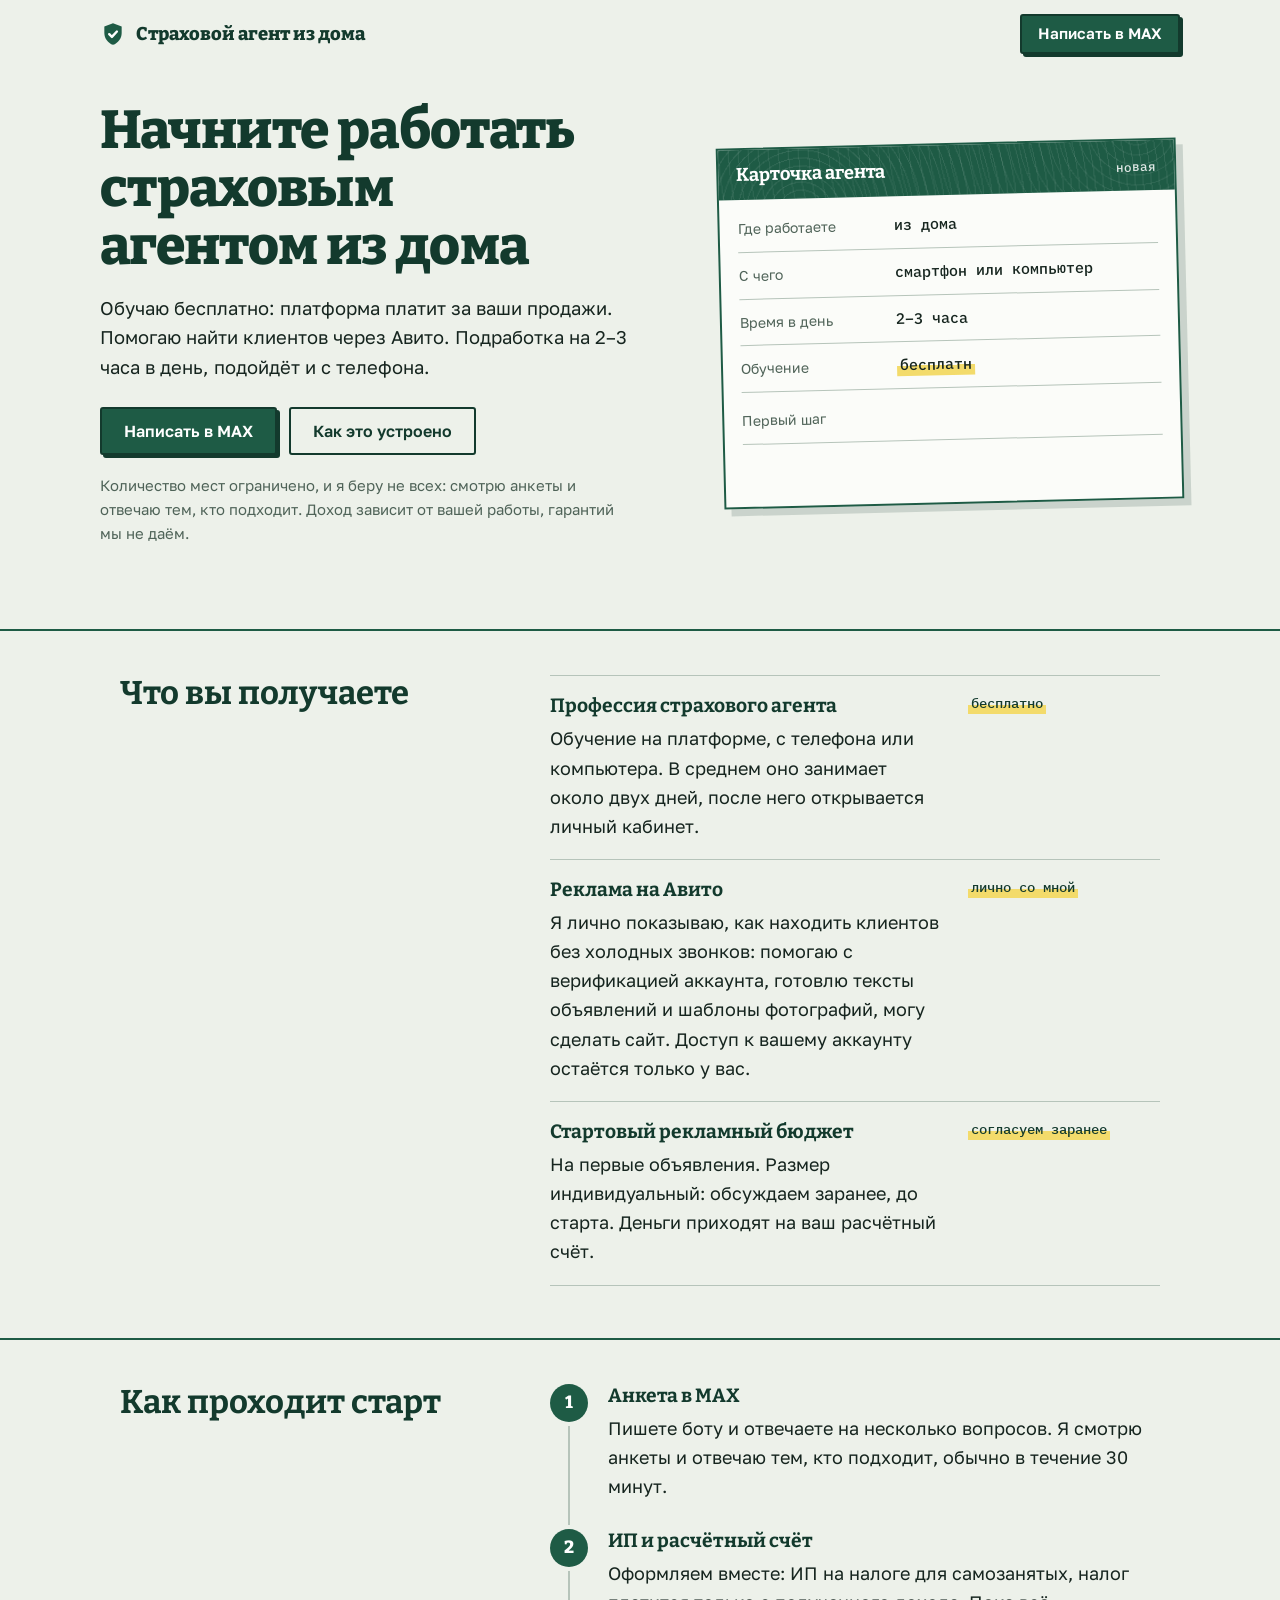
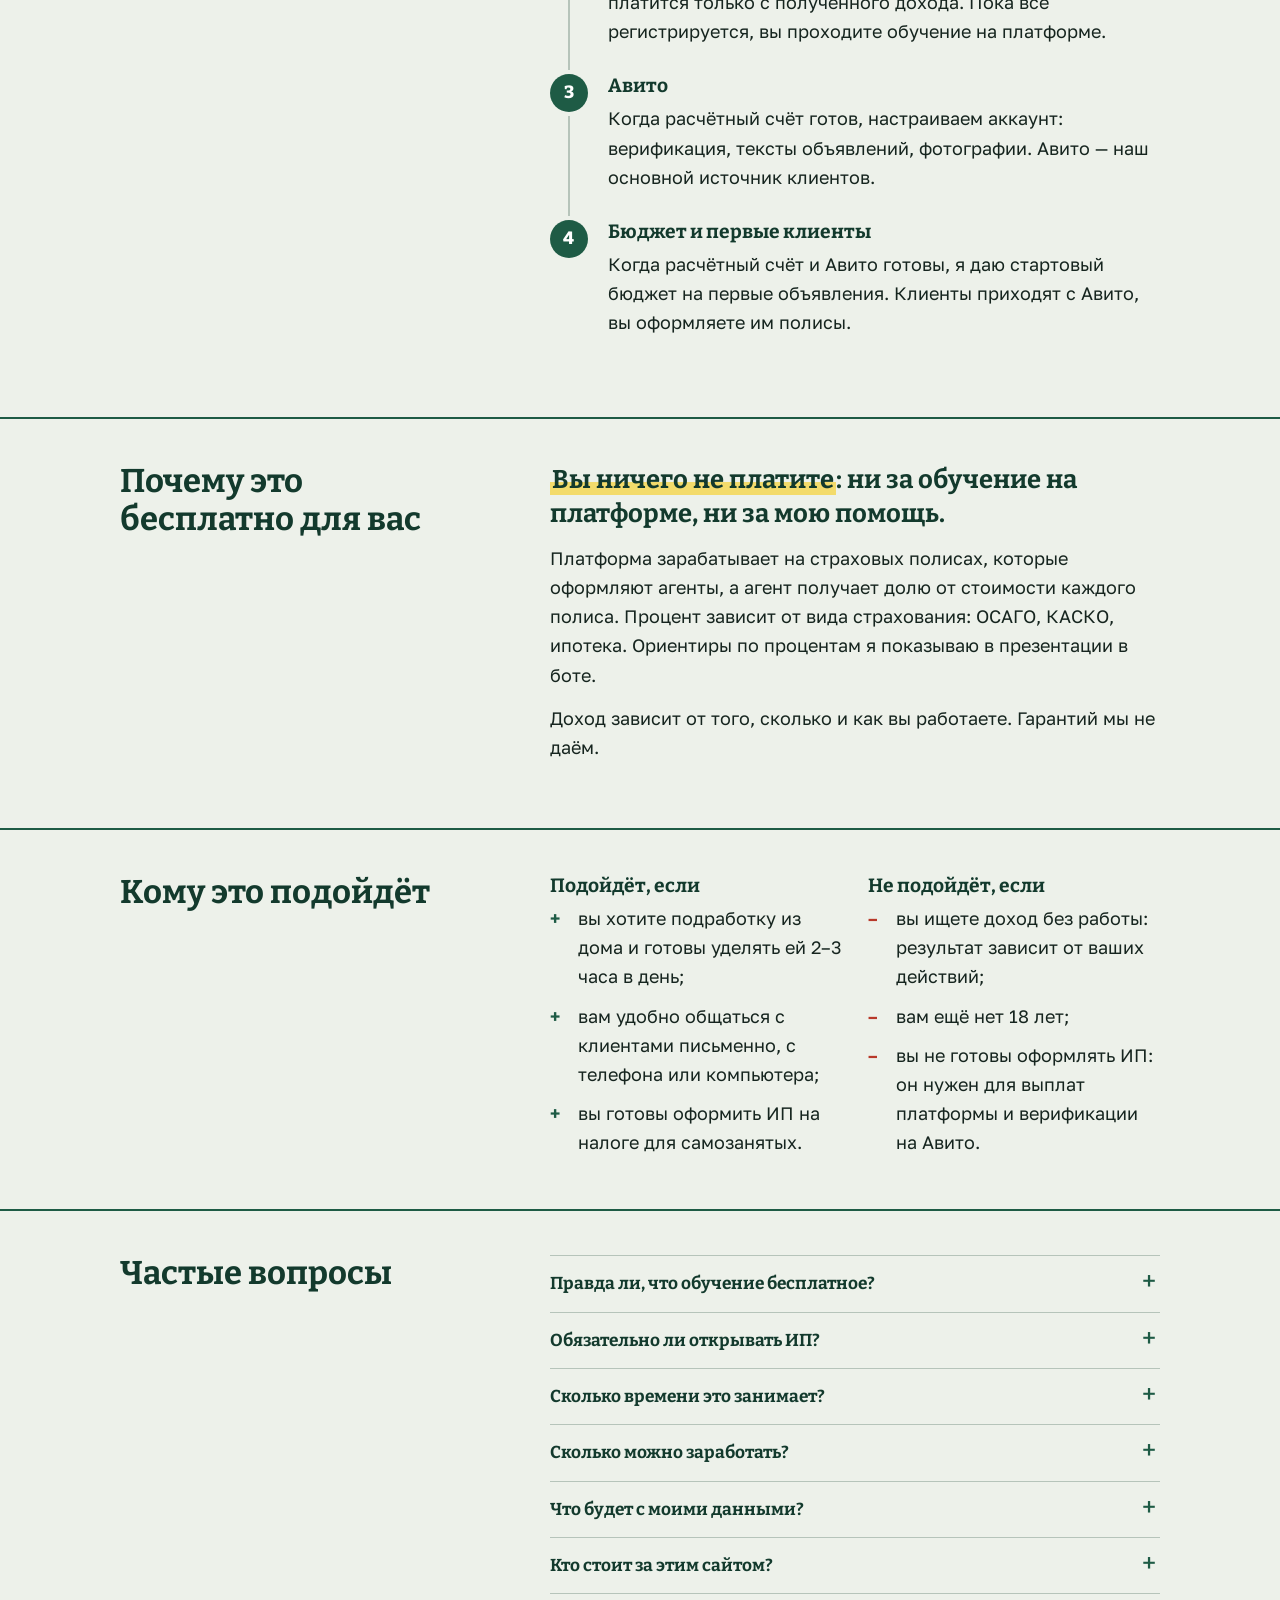
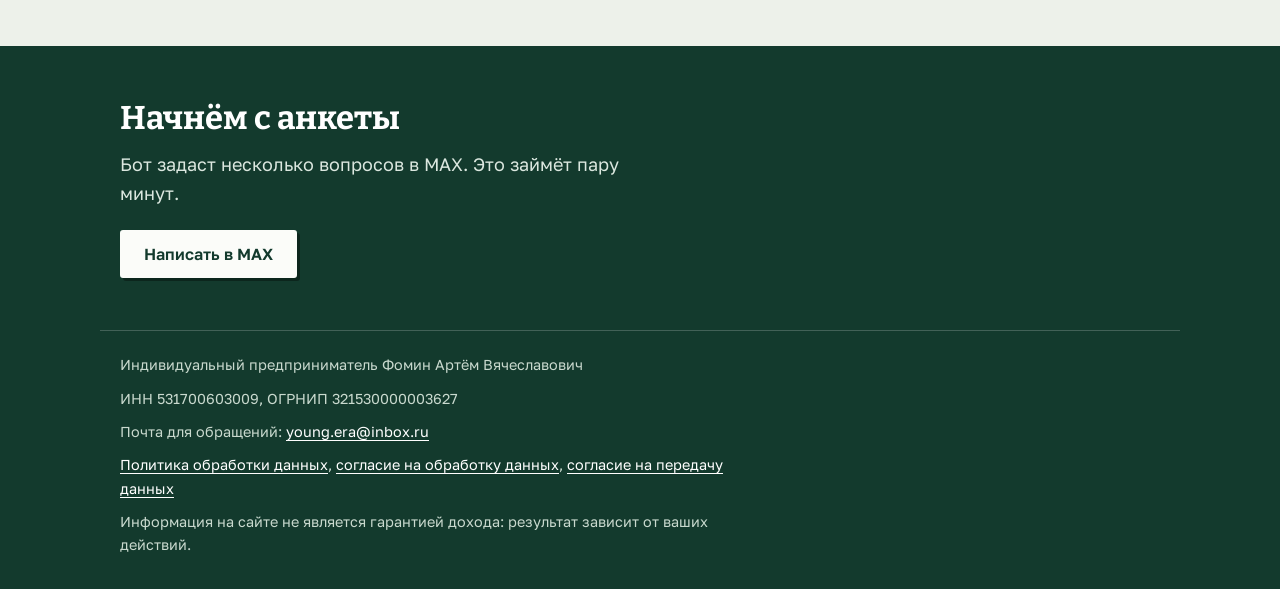
<file: index.html>
<!doctype html>
<html lang="ru">
<head>
<meta charset="utf-8">
<meta name="viewport" content="width=device-width, initial-scale=1, viewport-fit=cover">
<title>Страховой агент из дома: бесплатное обучение и помощь с клиентами</title>
<meta name="description" content="Обучаю профессии страхового агента бесплатно и помогаю находить клиентов через Авито. Подработка на 2–3 часа в день, подойдёт и с телефона. Количество мест ограничено.">
<meta name="theme-color" content="#1e5b45">
<link rel="canonical" href="https://bizzsup.ru/">
<link rel="icon" href="data:image/svg+xml,%3Csvg xmlns='http://www.w3.org/2000/svg' viewBox='0 0 24 24'%3E%3Cpath d='M12 2 4 5v6c0 5 3.4 9.4 8 11 4.6-1.6 8-6 8-11V5l-8-3z' fill='%231e5b45'/%3E%3C/svg%3E">
<meta property="og:type" content="website">
<meta property="og:title" content="Страховой агент из дома: бесплатное обучение и помощь с клиентами">
<meta property="og:description" content="Обучаю профессии страхового агента бесплатно и помогаю находить клиентов через Авито. Подработка на 2–3 часа в день, подойдёт и с телефона. Количество мест ограничено.">
<meta property="og:url" content="https://bizzsup.ru/">
<link rel="stylesheet" href="style.css">
</head>
<body>
<a class="skip" href="#main">К содержимому</a>
<header class="wrap top">
  <a class="brand" href="./"><svg viewBox="0 0 24 24" aria-hidden="true"><path d="M12 2 4 5v6c0 5 3.4 9.4 8 11 4.6-1.6 8-6 8-11V5l-8-3z" fill="#1e5b45"/><path d="m8.5 12.2 2.5 2.5 4.6-5" fill="none" stroke="#fff" stroke-width="2.2" stroke-linecap="round" stroke-linejoin="round"/></svg><span>Страховой агент из дома</span></a>
  <a class="btn small" href="https://max.ru/id531700603009_bot">Написать в MAX</a>
</header>

<main id="main">
<section class="wrap hero">
  <div>
    <h1>Начните работать страховым агентом из дома</h1>
    <p class="lead">Обучаю бесплатно: платформа платит за ваши продажи. Помогаю найти клиентов через Авито. Подработка на 2–3 часа в день, подойдёт и с телефона.</p>
    <div class="cta-row">
      <a class="btn" data-cta-first href="https://max.ru/id531700603009_bot">Написать в MAX</a>
      <a class="btn ghost" href="#kak">Как это устроено</a>
    </div>
    <p class="fine">Количество мест ограничено, и я беру не всех: смотрю анкеты и отвечаю тем, кто подходит. Доход зависит от вашей работы, гарантий мы не даём.</p>
  </div>

  <div class="form" data-form>
    <div class="form-head"><b>Карточка агента</b><span>новая</span></div>
    <dl class="fields">
      <div class="field"><dt>Где работаете</dt><dd data-text="из дома">из дома</dd></div>
      <div class="field"><dt>С чего</dt><dd data-text="смартфон или компьютер">смартфон или компьютер</dd></div>
      <div class="field"><dt>Время в день</dt><dd data-text="2–3 часа">2–3 часа</dd></div>
      <div class="field free"><dt>Обучение</dt><dd data-text="бесплатно">бесплатно</dd></div>
      <div class="field"><dt>Первый шаг</dt><dd data-text="анкета в MAX">анкета в MAX</dd></div>
    </dl>
    <svg class="seal" viewBox="0 0 120 120" aria-hidden="true">
      <defs><path id="ring" d="M60,60 m-44,0 a44,44 0 1,1 88,0 a44,44 0 1,1 -88,0"/></defs>
      <circle cx="60" cy="60" r="57" fill="none" stroke="currentColor" stroke-width="3"/>
      <circle cx="60" cy="60" r="31" fill="none" stroke="currentColor" stroke-width="1.5"/>
      <text font-family="Golos Text,sans-serif" font-size="9.5" font-weight="600" fill="currentColor"><textPath href="#ring" textLength="270" lengthAdjust="spacing">обучение на платформе · обучение на платформе ·</textPath></text>
      <text x="60" y="65" text-anchor="middle" font-family="Bitter,serif" font-weight="800" font-size="13.5" fill="currentColor">бесплатно</text>
    </svg>
  </div>
</section>

<section class="clause" id="poluchite">
  <div class="wrap">
    <h2>Что вы получаете</h2>
    <ul class="rows">
      <li>
        <div><h3>Профессия страхового агента</h3>
        <p>Обучение на платформе, с телефона или компьютера. В среднем оно занимает около двух дней, после него открывается личный кабинет.</p></div>
        <span class="tag">бесплатно</span>
      </li>
      <li>
        <div><h3>Реклама на Авито</h3>
        <p>Я лично показываю, как находить клиентов без холодных звонков: помогаю с верификацией аккаунта, готовлю тексты объявлений и шаблоны фотографий, могу сделать сайт. Доступ к вашему аккаунту остаётся только у вас.</p></div>
        <span class="tag">лично со мной</span>
      </li>
      <li>
        <div><h3>Стартовый рекламный бюджет</h3>
        <p>На первые объявления. Размер индивидуальный: обсуждаем заранее, до старта. Деньги приходят на ваш расчётный счёт.</p></div>
        <span class="tag">согласуем заранее</span>
      </li>
    </ul>
  </div>
</section>

<section class="clause" id="kak">
  <div class="wrap">
    <h2>Как проходит старт</h2>
    <ol class="steps">
      <li><h3>Анкета в MAX</h3>
        <p>Пишете боту и отвечаете на несколько вопросов. Я смотрю анкеты и отвечаю тем, кто подходит, обычно в течение 30 минут.</p></li>
      <li><h3>ИП и расчётный счёт</h3>
        <p>Оформляем вместе: ИП на налоге для самозанятых, налог платится только с полученного дохода. Пока всё регистрируется, вы проходите обучение на платформе.</p></li>
      <li><h3>Авито</h3>
        <p>Когда расчётный счёт готов, настраиваем аккаунт: верификация, тексты объявлений, фотографии. Авито — наш основной источник клиентов.</p></li>
      <li><h3>Бюджет и первые клиенты</h3>
        <p>Когда расчётный счёт и Авито готовы, я даю стартовый бюджет на первые объявления. Клиенты приходят с Авито, вы оформляете им полисы.</p></li>
    </ol>
  </div>
</section>

<section class="clause" id="besplatno">
  <div class="wrap">
    <h2>Почему это бесплатно для вас</h2>
    <div>
      <p class="say"><mark>Вы ничего не платите</mark>: ни за обучение на платформе, ни за мою помощь.</p>
      <p>Платформа зарабатывает на страховых полисах, которые оформляют агенты, а агент получает долю от стоимости каждого полиса. Процент зависит от вида страхования: ОСАГО, КАСКО, ипотека. Ориентиры по процентам я показываю в презентации в боте.</p>
      <p>Доход зависит от того, сколько и как вы работаете. Гарантий мы не даём.</p>
    </div>
  </div>
</section>

<section class="clause" id="komu">
  <div class="wrap">
    <h2>Кому это подойдёт</h2>
    <div class="two">
      <div class="yes"><h3>Подойдёт, если</h3>
        <ul>
          <li>вы хотите подработку из дома и готовы уделять ей 2–3 часа в день;</li>
          <li>вам удобно общаться с клиентами письменно, с телефона или компьютера;</li>
          <li>вы готовы оформить ИП на налоге для самозанятых.</li>
        </ul></div>
      <div class="no"><h3>Не подойдёт, если</h3>
        <ul>
          <li>вы ищете доход без работы: результат зависит от ваших действий;</li>
          <li>вам ещё нет 18 лет;</li>
          <li>вы не готовы оформлять ИП: он нужен для выплат платформы и верификации на Авито.</li>
        </ul></div>
    </div>
  </div>
</section>

<section class="clause" id="voprosy">
  <div class="wrap">
    <h2>Частые вопросы</h2>
    <div>
      <details><summary>Правда ли, что обучение бесплатное?</summary><div>
        <p>Да. Вы ничего не платите ни за обучение на платформе, ни за мою помощь. Платформа получает деньги с оформленных полисов, а агент получает долю от стоимости каждого.</p></div></details>
      <details><summary>Обязательно ли открывать ИП?</summary><div>
        <p>Да. Для выплат платформы и верификации на Авито нужен статус ИП на налоге для самозанятых. Налог платится только с полученного дохода: нет дохода, нет налога. Отчётность сдавать не нужно, открывается онлайн.</p></div></details>
      <details><summary>Сколько времени это занимает?</summary><div>
        <p>В среднем 2–3 часа в день. Обучение на платформе занимает около двух дней, пока оформляются ИП и расчётный счёт.</p></div></details>
      <details><summary>Сколько можно заработать?</summary><div>
        <p>Платформа платит долю от стоимости каждого оформленного полиса, процент зависит от вида страхования. Гарантий дохода мы не даём: результат зависит от вашей работы.</p></div></details>
      <details><summary>Что будет с моими данными?</summary><div>
        <p>В боте мы спрашиваем имя, город, телефон, e-mail и ответы анкеты. Паспорт, СНИЛС и адрес на этом этапе не нужны. Данные хранятся на серверах в России, удалить их можно в любой момент командой /удалить.</p>
        <p>Подробнее: <a href="politika/">политика обработки данных</a> и <a href="soglasie/">согласие</a>.</p></div></details>
      <details><summary>Кто стоит за этим сайтом?</summary><div>
        <p>Индивидуальный предприниматель Фомин Артём Вячеславович. Реквизиты и контакты внизу страницы.</p></div></details>
    </div>
  </div>
</section>

<section class="final">
  <div class="wrap">
    <h2>Начнём с анкеты</h2>
    <p>Бот задаст несколько вопросов в MAX. Это займёт пару минут.</p>
    <a class="btn" href="https://max.ru/id531700603009_bot">Написать в MAX</a>
  </div>
</section>
</main>
<div class="dock" aria-label="Быстрая кнопка"><a class="btn" href="https://max.ru/id531700603009_bot">Написать в MAX</a></div>

<footer>
  <div class="wrap">
    <p>Индивидуальный предприниматель Фомин Артём Вячеславович</p>
    <p>ИНН 531700603009, ОГРНИП 321530000003627</p>
    <p>Почта для обращений: <a href="mailto:young.era@inbox.ru">young.era@inbox.ru</a></p>
    <p><a href="politika/">Политика обработки данных</a>, <a href="soglasie/">согласие на обработку данных</a>, <a href="soglasie-peredacha/">согласие на передачу данных</a></p>
    <p>Информация на сайте не является гарантией дохода: результат зависит от ваших действий.</p>
  </div>
</footer>
<script src="app.js" defer></script>
</body>
</html>
</file>
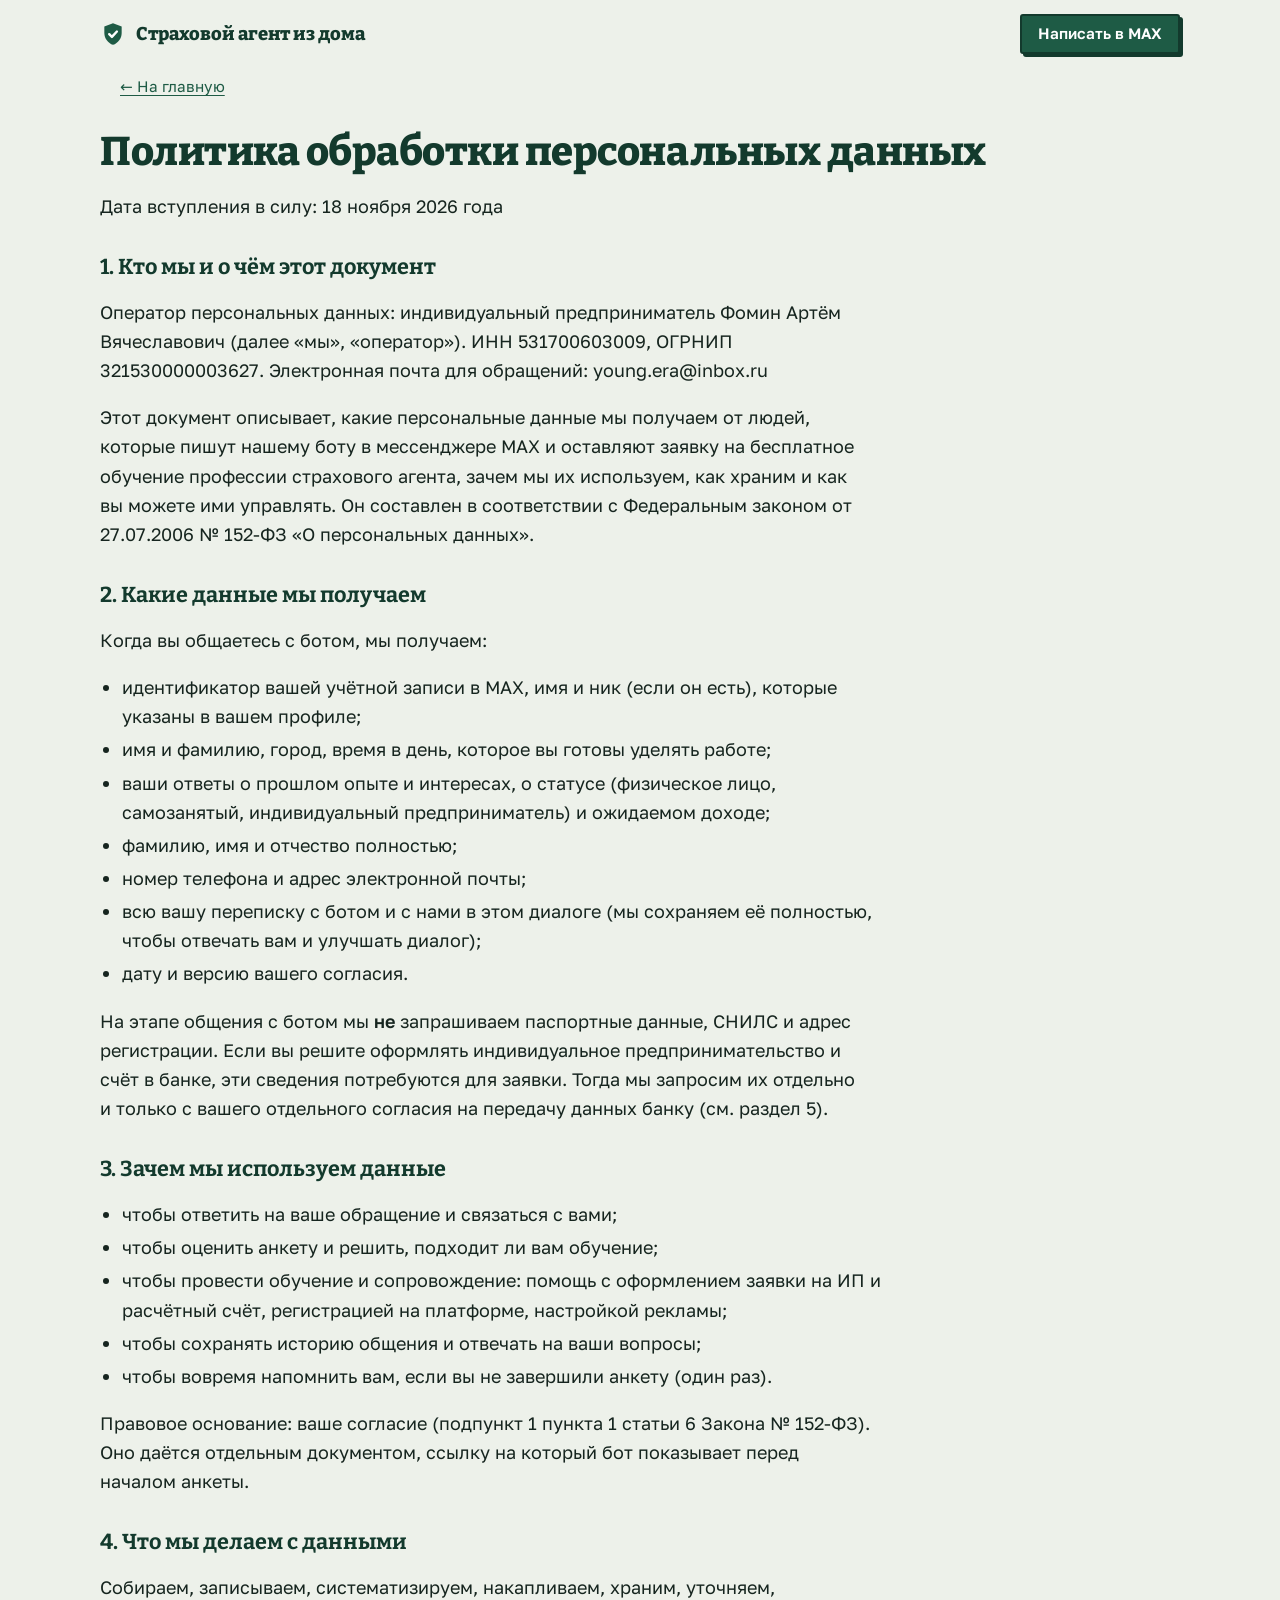
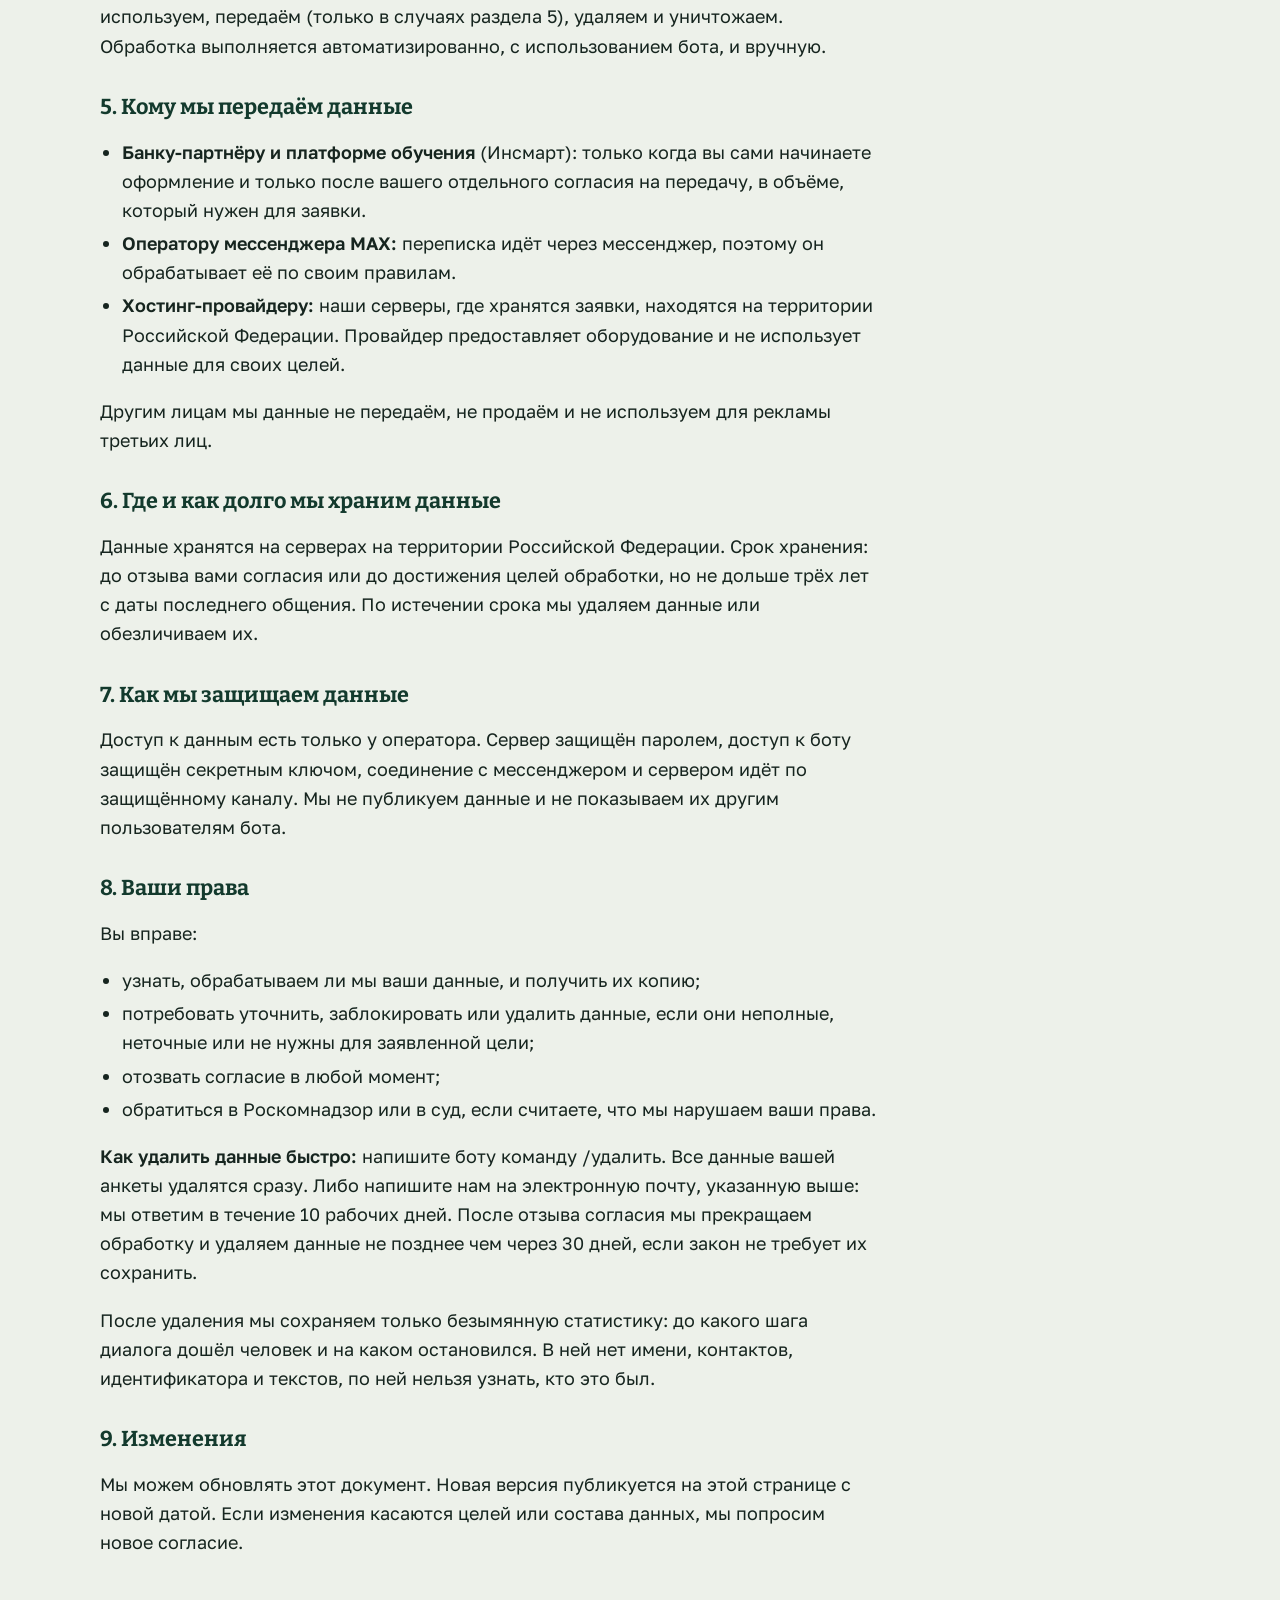
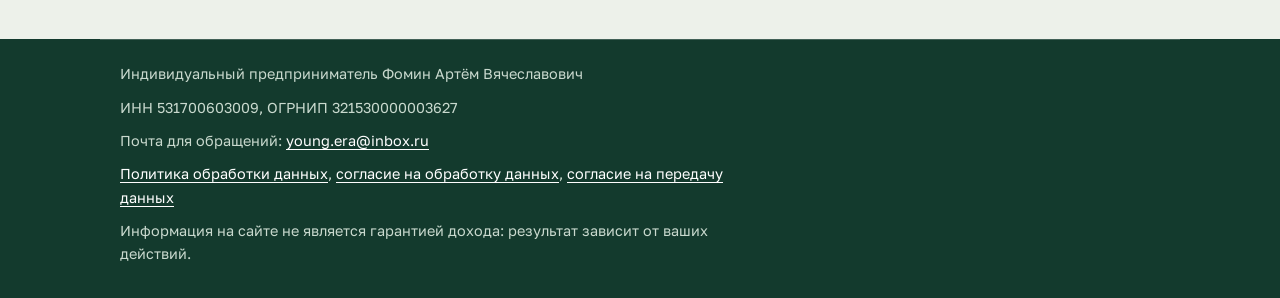
<file: politika/index.html>
<!doctype html>
<html lang="ru">
<head>
<meta charset="utf-8">
<meta name="viewport" content="width=device-width, initial-scale=1, viewport-fit=cover">
<title>Политика обработки персональных данных: Страховой агент из дома</title>
<meta name="description" content="Как мы получаем, храним и удаляем персональные данные людей, которые пишут нашему боту в MAX.">
<meta name="theme-color" content="#1e5b45">
<link rel="canonical" href="https://bizzsup.ru/politika/">
<link rel="icon" href="data:image/svg+xml,%3Csvg xmlns='http://www.w3.org/2000/svg' viewBox='0 0 24 24'%3E%3Cpath d='M12 2 4 5v6c0 5 3.4 9.4 8 11 4.6-1.6 8-6 8-11V5l-8-3z' fill='%231e5b45'/%3E%3C/svg%3E">
<meta property="og:type" content="website">
<meta property="og:title" content="Политика обработки персональных данных: Страховой агент из дома">
<meta property="og:description" content="Как мы получаем, храним и удаляем персональные данные людей, которые пишут нашему боту в MAX.">
<meta property="og:url" content="https://bizzsup.ru/politika/">
<link rel="stylesheet" href="../style.css">
</head>
<body>
<a class="skip" href="#main">К содержимому</a>
<header class="wrap top">
  <a class="brand" href="../"><svg viewBox="0 0 24 24" aria-hidden="true"><path d="M12 2 4 5v6c0 5 3.4 9.4 8 11 4.6-1.6 8-6 8-11V5l-8-3z" fill="#1e5b45"/><path d="m8.5 12.2 2.5 2.5 4.6-5" fill="none" stroke="#fff" stroke-width="2.2" stroke-linecap="round" stroke-linejoin="round"/></svg><span>Страховой агент из дома</span></a>
  <a class="btn small" href="https://max.ru/id531700603009_bot">Написать в MAX</a>
</header>
<div class="wrap"><a class="back" href="../">← На главную</a></div>
<main id="main" class="wrap doc"><article><h1>Политика обработки персональных данных</h1>
<p>Дата вступления в силу: 18 ноября 2026 года</p>
<h2>1. Кто мы и о чём этот документ</h2>
<p>Оператор персональных данных: индивидуальный предприниматель Фомин Артём Вячеславович (далее «мы», «оператор»).
ИНН 531700603009, ОГРНИП 321530000003627.
Электронная почта для обращений: young.era@inbox.ru</p>
<p>Этот документ описывает, какие персональные данные мы получаем от людей, которые пишут нашему боту в мессенджере MAX и оставляют заявку на бесплатное обучение профессии страхового агента, зачем мы их используем, как храним и как вы можете ими управлять. Он составлен в соответствии с Федеральным законом от 27.07.2006 № 152-ФЗ «О персональных данных».</p>
<h2>2. Какие данные мы получаем</h2>
<p>Когда вы общаетесь с ботом, мы получаем:</p>
<ul>
<li>идентификатор вашей учётной записи в MAX, имя и ник (если он есть), которые указаны в вашем профиле;</li>
<li>имя и фамилию, город, время в день, которое вы готовы уделять работе;</li>
<li>ваши ответы о прошлом опыте и интересах, о статусе (физическое лицо, самозанятый, индивидуальный предприниматель) и ожидаемом доходе;</li>
<li>фамилию, имя и отчество полностью;</li>
<li>номер телефона и адрес электронной почты;</li>
<li>всю вашу переписку с ботом и с нами в этом диалоге (мы сохраняем её полностью, чтобы отвечать вам и улучшать диалог);</li>
<li>дату и версию вашего согласия.</li>
</ul>
<p>На этапе общения с ботом мы <strong>не</strong> запрашиваем паспортные данные, СНИЛС и адрес регистрации. Если вы решите оформлять индивидуальное предпринимательство и счёт в банке, эти сведения потребуются для заявки. Тогда мы запросим их отдельно и только с вашего отдельного согласия на передачу данных банку (см. раздел 5).</p>
<h2>3. Зачем мы используем данные</h2>
<ul>
<li>чтобы ответить на ваше обращение и связаться с вами;</li>
<li>чтобы оценить анкету и решить, подходит ли вам обучение;</li>
<li>чтобы провести обучение и сопровождение: помощь с оформлением заявки на ИП и расчётный счёт, регистрацией на платформе, настройкой рекламы;</li>
<li>чтобы сохранять историю общения и отвечать на ваши вопросы;</li>
<li>чтобы вовремя напомнить вам, если вы не завершили анкету (один раз).</li>
</ul>
<p>Правовое основание: ваше согласие (подпункт 1 пункта 1 статьи 6 Закона № 152-ФЗ). Оно даётся отдельным документом, ссылку на который бот показывает перед началом анкеты.</p>
<h2>4. Что мы делаем с данными</h2>
<p>Собираем, записываем, систематизируем, накапливаем, храним, уточняем, используем, передаём (только в случаях раздела 5), удаляем и уничтожаем. Обработка выполняется автоматизированно, с использованием бота, и вручную.</p>
<h2>5. Кому мы передаём данные</h2>
<ul>
<li><strong>Банку-партнёру и платформе обучения</strong> (Инсмарт): только когда вы сами начинаете оформление и только после вашего отдельного согласия на передачу, в объёме, который нужен для заявки.</li>
<li><strong>Оператору мессенджера MAX:</strong> переписка идёт через мессенджер, поэтому он обрабатывает её по своим правилам.</li>
<li><strong>Хостинг-провайдеру:</strong> наши серверы, где хранятся заявки, находятся на территории Российской Федерации. Провайдер предоставляет оборудование и не использует данные для своих целей.</li>
</ul>
<p>Другим лицам мы данные не передаём, не продаём и не используем для рекламы третьих лиц.</p>
<h2>6. Где и как долго мы храним данные</h2>
<p>Данные хранятся на серверах на территории Российской Федерации.
Срок хранения: до отзыва вами согласия или до достижения целей обработки, но не дольше трёх лет с даты последнего общения. По истечении срока мы удаляем данные или обезличиваем их.</p>
<h2>7. Как мы защищаем данные</h2>
<p>Доступ к данным есть только у оператора. Сервер защищён паролем, доступ к боту защищён секретным ключом, соединение с мессенджером и сервером идёт по защищённому каналу. Мы не публикуем данные и не показываем их другим пользователям бота.</p>
<h2>8. Ваши права</h2>
<p>Вы вправе:</p>
<ul>
<li>узнать, обрабатываем ли мы ваши данные, и получить их копию;</li>
<li>потребовать уточнить, заблокировать или удалить данные, если они неполные, неточные или не нужны для заявленной цели;</li>
<li>отозвать согласие в любой момент;</li>
<li>обратиться в Роскомнадзор или в суд, если считаете, что мы нарушаем ваши права.</li>
</ul>
<p><strong>Как удалить данные быстро:</strong> напишите боту команду /удалить. Все данные вашей анкеты удалятся сразу. Либо напишите нам на электронную почту, указанную выше: мы ответим в течение 10 рабочих дней. После отзыва согласия мы прекращаем обработку и удаляем данные не позднее чем через 30 дней, если закон не требует их сохранить.</p>
<p>После удаления мы сохраняем только безымянную статистику: до какого шага диалога дошёл человек и на каком остановился. В ней нет имени, контактов, идентификатора и текстов, по ней нельзя узнать, кто это был.</p>
<h2>9. Изменения</h2>
<p>Мы можем обновлять этот документ. Новая версия публикуется на этой странице с новой датой. Если изменения касаются целей или состава данных, мы попросим новое согласие.</p></article></main>
<footer>
  <div class="wrap">
    <p>Индивидуальный предприниматель Фомин Артём Вячеславович</p>
    <p>ИНН 531700603009, ОГРНИП 321530000003627</p>
    <p>Почта для обращений: <a href="mailto:young.era@inbox.ru">young.era@inbox.ru</a></p>
    <p><a href="../politika/">Политика обработки данных</a>, <a href="../soglasie/">согласие на обработку данных</a>, <a href="../soglasie-peredacha/">согласие на передачу данных</a></p>
    <p>Информация на сайте не является гарантией дохода: результат зависит от ваших действий.</p>
  </div>
</footer>
<script src="../app.js" defer></script>
</body>
</html>
</file>
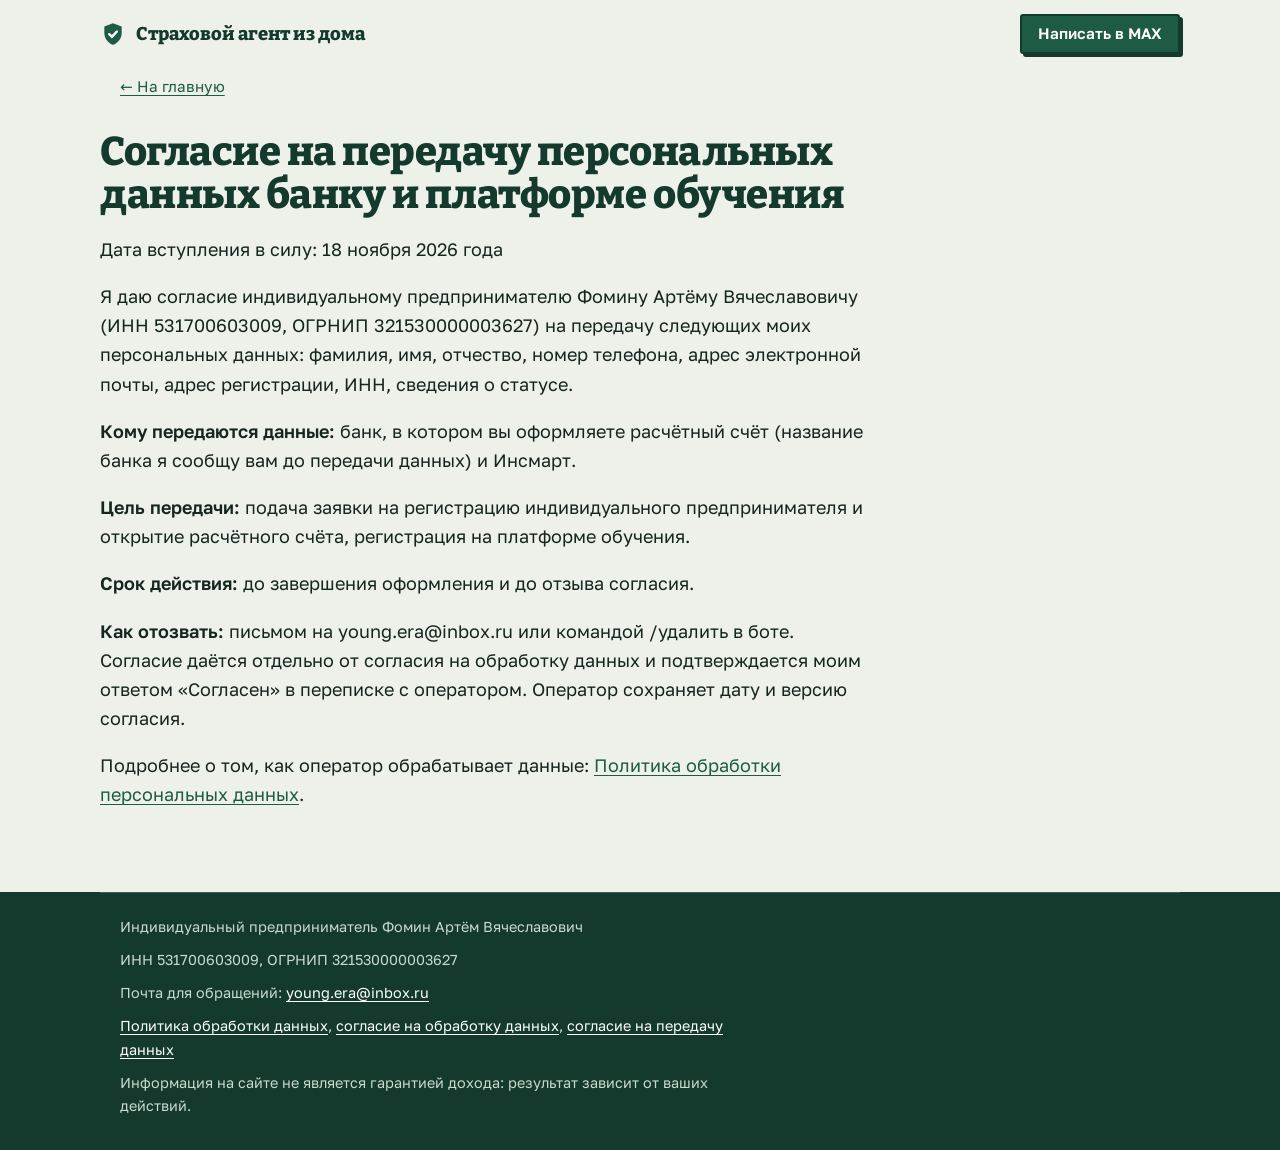
<file: soglasie-peredacha/index.html>
<!doctype html>
<html lang="ru">
<head>
<meta charset="utf-8">
<meta name="viewport" content="width=device-width, initial-scale=1, viewport-fit=cover">
<title>Согласие на передачу персональных данных банку и платформе обучения: Страховой агент из дома</title>
<meta name="description" content="Отдельное согласие на передачу данных банку и платформе обучения.">
<meta name="theme-color" content="#1e5b45">
<link rel="canonical" href="https://bizzsup.ru/soglasie-peredacha/">
<link rel="icon" href="data:image/svg+xml,%3Csvg xmlns='http://www.w3.org/2000/svg' viewBox='0 0 24 24'%3E%3Cpath d='M12 2 4 5v6c0 5 3.4 9.4 8 11 4.6-1.6 8-6 8-11V5l-8-3z' fill='%231e5b45'/%3E%3C/svg%3E">
<meta property="og:type" content="website">
<meta property="og:title" content="Согласие на передачу персональных данных банку и платформе обучения: Страховой агент из дома">
<meta property="og:description" content="Отдельное согласие на передачу данных банку и платформе обучения.">
<meta property="og:url" content="https://bizzsup.ru/soglasie-peredacha/">
<link rel="stylesheet" href="../style.css">
</head>
<body>
<a class="skip" href="#main">К содержимому</a>
<header class="wrap top">
  <a class="brand" href="../"><svg viewBox="0 0 24 24" aria-hidden="true"><path d="M12 2 4 5v6c0 5 3.4 9.4 8 11 4.6-1.6 8-6 8-11V5l-8-3z" fill="#1e5b45"/><path d="m8.5 12.2 2.5 2.5 4.6-5" fill="none" stroke="#fff" stroke-width="2.2" stroke-linecap="round" stroke-linejoin="round"/></svg><span>Страховой агент из дома</span></a>
  <a class="btn small" href="https://max.ru/id531700603009_bot">Написать в MAX</a>
</header>
<div class="wrap"><a class="back" href="../">← На главную</a></div>
<main id="main" class="wrap doc"><article><h1>Согласие на передачу персональных данных банку и платформе обучения</h1>
<p>Дата вступления в силу: 18 ноября 2026 года</p>
<p>Я даю согласие индивидуальному предпринимателю Фомину Артёму Вячеславовичу (ИНН 531700603009, ОГРНИП 321530000003627) на передачу следующих моих персональных данных: фамилия, имя, отчество, номер телефона, адрес электронной почты, адрес регистрации, ИНН, сведения о статусе.</p>
<p><strong>Кому передаются данные:</strong> банк, в котором вы оформляете расчётный счёт (название банка я сообщу вам до передачи данных) и Инсмарт.</p>
<p><strong>Цель передачи:</strong> подача заявки на регистрацию индивидуального предпринимателя и открытие расчётного счёта, регистрация на платформе обучения.</p>
<p><strong>Срок действия:</strong> до завершения оформления и до отзыва согласия.</p>
<p><strong>Как отозвать:</strong> письмом на young.era@inbox.ru или командой /удалить в боте. Согласие даётся отдельно от согласия на обработку данных и подтверждается моим ответом «Согласен» в переписке с оператором. Оператор сохраняет дату и версию согласия.</p>
<p>Подробнее о том, как оператор обрабатывает данные: <a href="https://bizzsup.ru/politika/">Политика обработки персональных данных</a>.</p></article></main>
<footer>
  <div class="wrap">
    <p>Индивидуальный предприниматель Фомин Артём Вячеславович</p>
    <p>ИНН 531700603009, ОГРНИП 321530000003627</p>
    <p>Почта для обращений: <a href="mailto:young.era@inbox.ru">young.era@inbox.ru</a></p>
    <p><a href="../politika/">Политика обработки данных</a>, <a href="../soglasie/">согласие на обработку данных</a>, <a href="../soglasie-peredacha/">согласие на передачу данных</a></p>
    <p>Информация на сайте не является гарантией дохода: результат зависит от ваших действий.</p>
  </div>
</footer>
<script src="../app.js" defer></script>
</body>
</html>
</file>
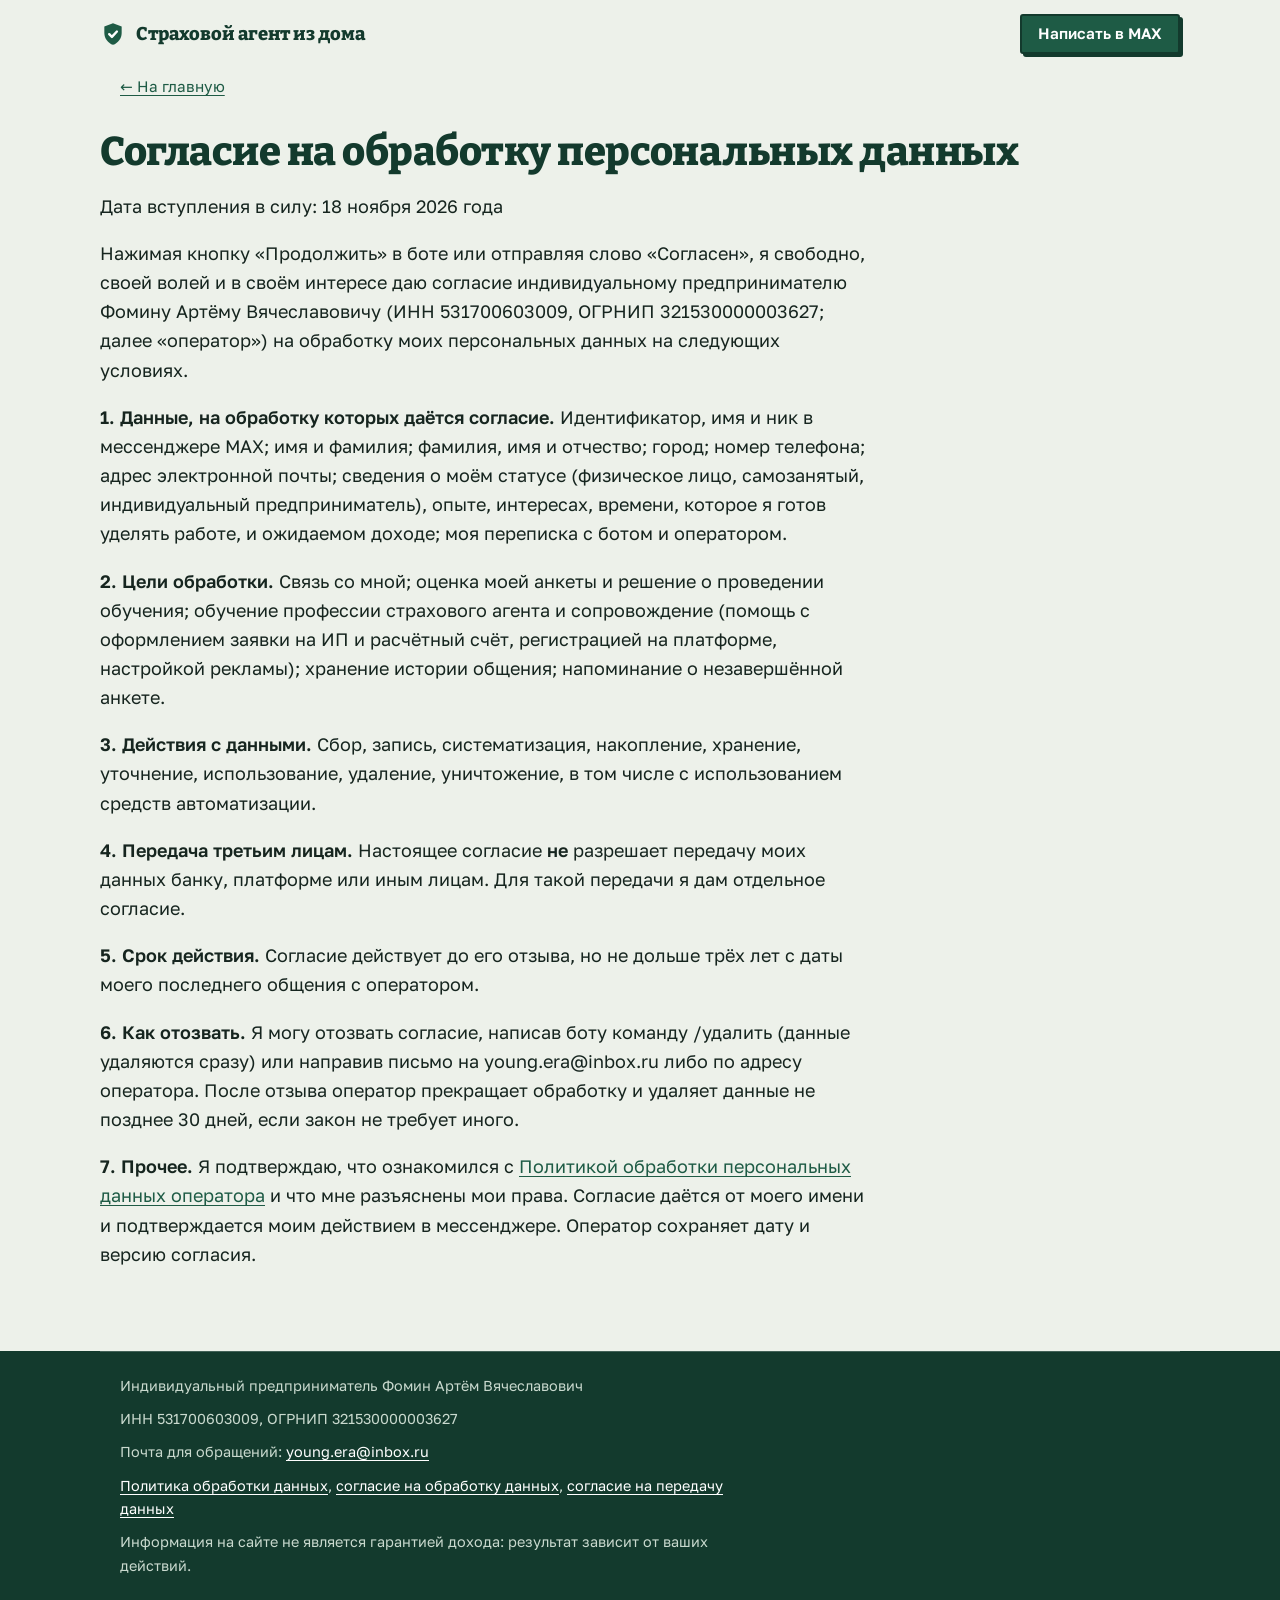
<file: soglasie/index.html>
<!doctype html>
<html lang="ru">
<head>
<meta charset="utf-8">
<meta name="viewport" content="width=device-width, initial-scale=1, viewport-fit=cover">
<title>Согласие на обработку персональных данных: Страховой агент из дома</title>
<meta name="description" content="Согласие на обработку персональных данных при общении с ботом в MAX.">
<meta name="theme-color" content="#1e5b45">
<link rel="canonical" href="https://bizzsup.ru/soglasie/">
<link rel="icon" href="data:image/svg+xml,%3Csvg xmlns='http://www.w3.org/2000/svg' viewBox='0 0 24 24'%3E%3Cpath d='M12 2 4 5v6c0 5 3.4 9.4 8 11 4.6-1.6 8-6 8-11V5l-8-3z' fill='%231e5b45'/%3E%3C/svg%3E">
<meta property="og:type" content="website">
<meta property="og:title" content="Согласие на обработку персональных данных: Страховой агент из дома">
<meta property="og:description" content="Согласие на обработку персональных данных при общении с ботом в MAX.">
<meta property="og:url" content="https://bizzsup.ru/soglasie/">
<link rel="stylesheet" href="../style.css">
</head>
<body>
<a class="skip" href="#main">К содержимому</a>
<header class="wrap top">
  <a class="brand" href="../"><svg viewBox="0 0 24 24" aria-hidden="true"><path d="M12 2 4 5v6c0 5 3.4 9.4 8 11 4.6-1.6 8-6 8-11V5l-8-3z" fill="#1e5b45"/><path d="m8.5 12.2 2.5 2.5 4.6-5" fill="none" stroke="#fff" stroke-width="2.2" stroke-linecap="round" stroke-linejoin="round"/></svg><span>Страховой агент из дома</span></a>
  <a class="btn small" href="https://max.ru/id531700603009_bot">Написать в MAX</a>
</header>
<div class="wrap"><a class="back" href="../">← На главную</a></div>
<main id="main" class="wrap doc"><article><h1>Согласие на обработку персональных данных</h1>
<p>Дата вступления в силу: 18 ноября 2026 года</p>
<p>Нажимая кнопку «Продолжить» в боте или отправляя слово «Согласен», я свободно, своей волей и в своём интересе даю согласие индивидуальному предпринимателю Фомину Артёму Вячеславовичу (ИНН 531700603009, ОГРНИП 321530000003627; далее «оператор») на обработку моих персональных данных на следующих условиях.</p>
<p><strong>1. Данные, на обработку которых даётся согласие.</strong> Идентификатор, имя и ник в мессенджере MAX; имя и фамилия; фамилия, имя и отчество; город; номер телефона; адрес электронной почты; сведения о моём статусе (физическое лицо, самозанятый, индивидуальный предприниматель), опыте, интересах, времени, которое я готов уделять работе, и ожидаемом доходе; моя переписка с ботом и оператором.</p>
<p><strong>2. Цели обработки.</strong> Связь со мной; оценка моей анкеты и решение о проведении обучения; обучение профессии страхового агента и сопровождение (помощь с оформлением заявки на ИП и расчётный счёт, регистрацией на платформе, настройкой рекламы); хранение истории общения; напоминание о незавершённой анкете.</p>
<p><strong>3. Действия с данными.</strong> Сбор, запись, систематизация, накопление, хранение, уточнение, использование, удаление, уничтожение, в том числе с использованием средств автоматизации.</p>
<p><strong>4. Передача третьим лицам.</strong> Настоящее согласие <strong>не</strong> разрешает передачу моих данных банку, платформе или иным лицам. Для такой передачи я дам отдельное согласие.</p>
<p><strong>5. Срок действия.</strong> Согласие действует до его отзыва, но не дольше трёх лет с даты моего последнего общения с оператором.</p>
<p><strong>6. Как отозвать.</strong> Я могу отозвать согласие, написав боту команду /удалить (данные удаляются сразу) или направив письмо на young.era@inbox.ru либо по адресу оператора. После отзыва оператор прекращает обработку и удаляет данные не позднее 30 дней, если закон не требует иного.</p>
<p><strong>7. Прочее.</strong> Я подтверждаю, что ознакомился с <a href="https://bizzsup.ru/politika/">Политикой обработки персональных данных оператора</a> и что мне разъяснены мои права. Согласие даётся от моего имени и подтверждается моим действием в мессенджере. Оператор сохраняет дату и версию согласия.</p></article></main>
<footer>
  <div class="wrap">
    <p>Индивидуальный предприниматель Фомин Артём Вячеславович</p>
    <p>ИНН 531700603009, ОГРНИП 321530000003627</p>
    <p>Почта для обращений: <a href="mailto:young.era@inbox.ru">young.era@inbox.ru</a></p>
    <p><a href="../politika/">Политика обработки данных</a>, <a href="../soglasie/">согласие на обработку данных</a>, <a href="../soglasie-peredacha/">согласие на передачу данных</a></p>
    <p>Информация на сайте не является гарантией дохода: результат зависит от ваших действий.</p>
  </div>
</footer>
<script src="../app.js" defer></script>
</body>
</html>
</file>
<file: style.css>
/* Страховой агент из дома. Образ: бланк полиса. Шрифты свои (папка fonts), без обращений к Google. */
@font-face{font-family:"Bitter";font-weight:700;font-display:swap;src:url(fonts/bitter-cyrillic-700-normal.woff2) format("woff2");unicode-range:U+0301,U+0400-045F,U+0490-0491,U+04B0-04B1,U+2116}
@font-face{font-family:"Bitter";font-weight:700;font-display:swap;src:url(fonts/bitter-latin-700-normal.woff2) format("woff2");unicode-range:U+0000-00FF,U+0131,U+0152-0153,U+02BB-02BC,U+02C6,U+02DA,U+02DC,U+2000-206F,U+20AC,U+2122,U+2191,U+2193,U+2212,U+2215,U+FEFF,U+FFFD}
@font-face{font-family:"Bitter";font-weight:800;font-display:swap;src:url(fonts/bitter-cyrillic-800-normal.woff2) format("woff2");unicode-range:U+0301,U+0400-045F,U+0490-0491,U+04B0-04B1,U+2116}
@font-face{font-family:"Bitter";font-weight:800;font-display:swap;src:url(fonts/bitter-latin-800-normal.woff2) format("woff2");unicode-range:U+0000-00FF,U+0131,U+0152-0153,U+02BB-02BC,U+02C6,U+02DA,U+02DC,U+2000-206F,U+20AC,U+2122,U+2191,U+2193,U+2212,U+2215,U+FEFF,U+FFFD}
@font-face{font-family:"Golos Text";font-weight:400;font-display:swap;src:url(fonts/golos-text-cyrillic-400-normal.woff2) format("woff2");unicode-range:U+0301,U+0400-045F,U+0490-0491,U+04B0-04B1,U+2116}
@font-face{font-family:"Golos Text";font-weight:400;font-display:swap;src:url(fonts/golos-text-latin-400-normal.woff2) format("woff2");unicode-range:U+0000-00FF,U+0131,U+0152-0153,U+02BB-02BC,U+02C6,U+02DA,U+02DC,U+2000-206F,U+20AC,U+2122,U+2191,U+2193,U+2212,U+2215,U+FEFF,U+FFFD}
@font-face{font-family:"Golos Text";font-weight:600;font-display:swap;src:url(fonts/golos-text-cyrillic-600-normal.woff2) format("woff2");unicode-range:U+0301,U+0400-045F,U+0490-0491,U+04B0-04B1,U+2116}
@font-face{font-family:"Golos Text";font-weight:600;font-display:swap;src:url(fonts/golos-text-latin-600-normal.woff2) format("woff2");unicode-range:U+0000-00FF,U+0131,U+0152-0153,U+02BB-02BC,U+02C6,U+02DA,U+02DC,U+2000-206F,U+20AC,U+2122,U+2191,U+2193,U+2212,U+2215,U+FEFF,U+FFFD}
@font-face{font-family:"IBM Plex Mono";font-weight:500;font-display:swap;src:url(fonts/ibm-plex-mono-cyrillic-500-normal.woff2) format("woff2");unicode-range:U+0301,U+0400-045F,U+0490-0491,U+04B0-04B1,U+2116}
@font-face{font-family:"IBM Plex Mono";font-weight:500;font-display:swap;src:url(fonts/ibm-plex-mono-latin-500-normal.woff2) format("woff2");unicode-range:U+0000-00FF,U+0131,U+0152-0153,U+02BB-02BC,U+02C6,U+02DA,U+02DC,U+2000-206F,U+20AC,U+2122,U+2191,U+2193,U+2212,U+2215,U+FEFF,U+FFFD}

:root{
  --paper:#edf1ea;      /* бумага бланка */
  --sheet:#fbfcf9;      /* чистый лист */
  --ink:#16251f;        /* чернила, зеленоватый чёрный */
  --muted:#4f6358;
  --green:#1e5b45;      /* зелёная рамка бланка */
  --green-deep:#133a2d;
  --seal:#b8392a;       /* печать, единственный красный */
  --mark:#f3db6b;       /* маркер */
  --line:#b6c4ba;
  --head:"Bitter","Georgia",serif;
  --body:"Golos Text","Segoe UI",system-ui,sans-serif;
  --typed:"IBM Plex Mono","Consolas",monospace;
}
*{box-sizing:border-box}
html{scroll-behavior:smooth;-webkit-text-size-adjust:100%}
body{margin:0;background:var(--paper);color:var(--ink);font:400 1.0625rem/1.62 var(--body);overflow-x:hidden}
img,svg{max-width:100%;display:block}
a{color:var(--green);text-underline-offset:.18em;text-decoration-thickness:.08em}
a:hover{color:var(--seal)}
:focus-visible{outline:3px solid var(--green);outline-offset:3px;border-radius:2px}
.wrap{max-width:1080px;margin:0 auto;padding:0 20px}
.skip{position:absolute;left:-999px;top:8px;background:var(--sheet);padding:8px 12px;z-index:50}
.skip:focus{left:8px}

/* шапка */
.top{display:flex;align-items:center;justify-content:space-between;gap:16px;padding:14px 0}
.brand{font:800 1.15rem/1.1 var(--head);color:var(--green-deep);text-decoration:none;display:flex;align-items:center;gap:10px}
.brand svg{width:26px;height:26px;flex:none}
.btn{display:inline-flex;align-items:center;justify-content:center;min-height:48px;padding:0 22px;border-radius:3px;
  background:var(--green);color:#fff;font:600 1rem/1 var(--body);text-decoration:none;border:2px solid var(--green-deep);
  box-shadow:3px 3px 0 var(--green-deep);transition:transform .12s,box-shadow .12s}
.btn:hover{color:#fff;transform:translate(-1px,-1px);box-shadow:4px 4px 0 var(--green-deep)}
.btn:active{transform:translate(2px,2px);box-shadow:1px 1px 0 var(--green-deep)}
.btn.small{min-height:40px;padding:0 16px;font-size:.95rem}
.btn.ghost{background:transparent;color:var(--green-deep);box-shadow:none}
.btn.ghost:hover{background:var(--sheet);color:var(--green-deep);box-shadow:none;transform:none}

/* первый экран: бланк */
.hero{display:grid;gap:36px;padding:20px 0 56px}
h1{font:800 clamp(2.05rem,5.6vw,3.35rem)/1.08 var(--head);letter-spacing:-.012em;margin:0 0 18px;color:var(--green-deep);text-wrap:balance}
.lead{font-size:1.15rem;max-width:34em;margin:0 0 24px}
.cta-row{display:flex;flex-wrap:wrap;gap:12px;margin-bottom:18px}
.fine{font-size:.93rem;color:var(--muted);max-width:36em;margin:0}
.form{position:relative;background:var(--sheet);border:2px solid var(--green);box-shadow:7px 7px 0 rgba(19,58,45,.16);max-width:460px;width:100%}
.form-head{background:
  repeating-radial-gradient(circle at 18% 130%,transparent 0 7px,rgba(255,255,255,.09) 7px 8px),
  repeating-radial-gradient(circle at 92% -30%,transparent 0 9px,rgba(255,255,255,.08) 9px 10px),
  var(--green);color:#fff;padding:14px 18px;display:flex;justify-content:space-between;align-items:baseline;gap:12px}
.form-head b{font:700 1.15rem/1.2 var(--head)}
.form-head span{font:500 .8rem/1 var(--typed);opacity:.85}
.fields{margin:0;padding:6px 18px 62px;display:grid}
.field{display:grid;grid-template-columns:minmax(7.4rem,9rem) 1fr;gap:12px;align-items:baseline;padding:11px 0;border-bottom:1px solid var(--line)}
.field dt{font-size:.88rem;color:var(--muted)}
.field dd{margin:0;font:500 .95rem/1.45 var(--typed);min-height:1.45em;overflow-wrap:anywhere}
.field.free dd{background:linear-gradient(transparent 55%,var(--mark) 55%);display:inline;padding:0 3px;justify-self:start}
.seal{position:absolute;right:8px;bottom:-30px;width:118px;height:118px;color:var(--seal);transform:rotate(-14deg);pointer-events:none}
.seal.on{animation:stamp .5s cubic-bezier(.2,.9,.3,1.2) both}
.js .seal{opacity:0}
.js .seal.on{opacity:.92}
@keyframes stamp{0%{transform:rotate(-14deg) scale(1.7);opacity:0}60%{opacity:.95}100%{transform:rotate(-14deg) scale(1);opacity:.92}}

/* разделы */
.clause{border-top:2px solid var(--green);padding:44px 0 52px}
.clause>.wrap{display:grid;gap:22px}
h2{font:700 clamp(1.5rem,3.4vw,2.05rem)/1.15 var(--head);margin:0;color:var(--green-deep);text-wrap:balance}
h3{font:700 1.2rem/1.25 var(--head);margin:0 0 6px;color:var(--green-deep)}
.clause p{margin:0 0 14px;max-width:62ch}
.rows{margin:0;padding:0;list-style:none;display:grid}
.rows>li{display:grid;gap:6px 24px;padding:18px 0;border-bottom:1px solid var(--line)}
.rows>li:first-child{border-top:1px solid var(--line)}
.rows p{margin:0;max-width:54ch}
.tag{font:500 .88rem/1.4 var(--typed);color:var(--green-deep);background:linear-gradient(transparent 55%,var(--mark) 55%);justify-self:start;padding:0 3px}
.steps{list-style:none;margin:0;padding:0;counter-reset:s;display:grid;gap:0}
.steps>li{counter-increment:s;position:relative;padding:0 0 28px 58px}
.steps>li::before{content:counter(s);position:absolute;left:0;top:0;width:38px;height:38px;border-radius:50%;background:var(--green);color:#fff;
  font:800 1.1rem/38px var(--head);text-align:center}
.steps>li::after{content:"";position:absolute;left:18px;top:42px;bottom:4px;width:2px;background:var(--line)}
.steps>li:last-child::after{display:none}
.steps p{margin:0;max-width:54ch}
.say{font:700 clamp(1.25rem,2.6vw,1.6rem)/1.3 var(--head);color:var(--green-deep);max-width:30em;margin:0 0 16px}
.say mark{background:linear-gradient(transparent 58%,var(--mark) 58%);color:inherit;padding:0 2px}
.two{display:grid;gap:26px}
.two ul{margin:0;padding:0;list-style:none;display:grid;gap:10px}
.two li{padding-left:28px;position:relative;max-width:46ch}
.two li::before{position:absolute;left:0;top:0;font-weight:700}
.yes li::before{content:"+";color:var(--green)}
.no li::before{content:"–";color:var(--seal)}
.proof img{border:2px solid var(--green);box-shadow:6px 6px 0 rgba(19,58,45,.14);max-width:460px;background:#fff}
.proof figcaption{margin-top:12px;font-size:.93rem;color:var(--muted);max-width:44ch}
details{border-bottom:1px solid var(--line)}
details:first-of-type{border-top:1px solid var(--line)}
summary{list-style:none;cursor:pointer;padding:16px 36px 16px 0;font:700 1.08rem/1.35 var(--head);color:var(--green-deep);position:relative}
summary::-webkit-details-marker{display:none}
summary::after{content:"+";position:absolute;right:4px;top:12px;font:400 1.6rem/1 var(--body);color:var(--green)}
details[open] summary::after{content:"–"}
details>div{padding:0 0 18px;max-width:62ch}
details>div p{margin:0 0 10px}
.final{background:var(--green-deep);color:#fff;padding:52px 0;border-top:2px solid var(--green-deep)}
.final h2{color:#fff;margin-bottom:12px}
.final p{max-width:46ch;margin:0 0 22px;color:#dbe7df}
.final .btn{background:var(--sheet);color:var(--green-deep);border-color:var(--sheet);box-shadow:3px 3px 0 rgba(0,0,0,.35)}
.final .btn:hover{color:var(--green-deep)}
footer{background:var(--green-deep);color:#c9d9ce;font-size:.9rem;padding:0 0 32px}
footer .wrap{border-top:1px solid rgba(255,255,255,.2);padding-top:22px;display:grid;gap:10px}
footer a{color:#fff}
footer p{margin:0;max-width:70ch}
.dock{position:fixed;left:0;right:0;bottom:0;padding:10px 16px calc(10px + env(safe-area-inset-bottom));background:rgba(237,241,234,.96);
  border-top:2px solid var(--green);display:flex;justify-content:center;transform:translateY(110%);transition:transform .25s;z-index:20}
.dock.show{transform:none}
.dock .btn{width:100%;max-width:420px}

/* страницы документов */
.doc{padding:28px 0 64px}
.doc h1{font-size:clamp(1.7rem,4.4vw,2.5rem);margin-bottom:10px}
.doc h2{font-size:1.35rem;margin:34px 0 10px}
.doc p,.doc li{max-width:70ch}
.doc ul{padding-left:1.2em}
.doc li{margin:4px 0}
.back{display:inline-block;margin:6px 0 4px;font-size:.95rem}
.todo{background:var(--mark);padding:0 4px;border:1px dashed var(--seal)}
.docs-nav{display:flex;gap:18px;flex-wrap:wrap;margin-top:26px;font-size:.95rem}

@media (min-width:760px){
  body{font-size:1.125rem}
  .hero{grid-template-columns:1.1fr .9fr;gap:56px;align-items:center;padding:34px 0 84px}
  .form{transform:rotate(-1.4deg);justify-self:end}
  .clause>.wrap{grid-template-columns:minmax(0,5fr) minmax(0,8fr);gap:48px;align-items:start}
  .clause h2{position:sticky;top:24px}
  .rows>li{grid-template-columns:minmax(0,1fr) minmax(0,12rem);align-items:start}
  .rows>li>div{grid-column:1}
  .rows>li .tag{grid-column:2;grid-row:1}
  .two{grid-template-columns:1fr 1fr}
  .dock{display:none}
}
@media (prefers-reduced-motion:reduce){
  html{scroll-behavior:auto}
  *{animation:none!important;transition:none!important}
  .js .seal{opacity:.92}
}
</file>
